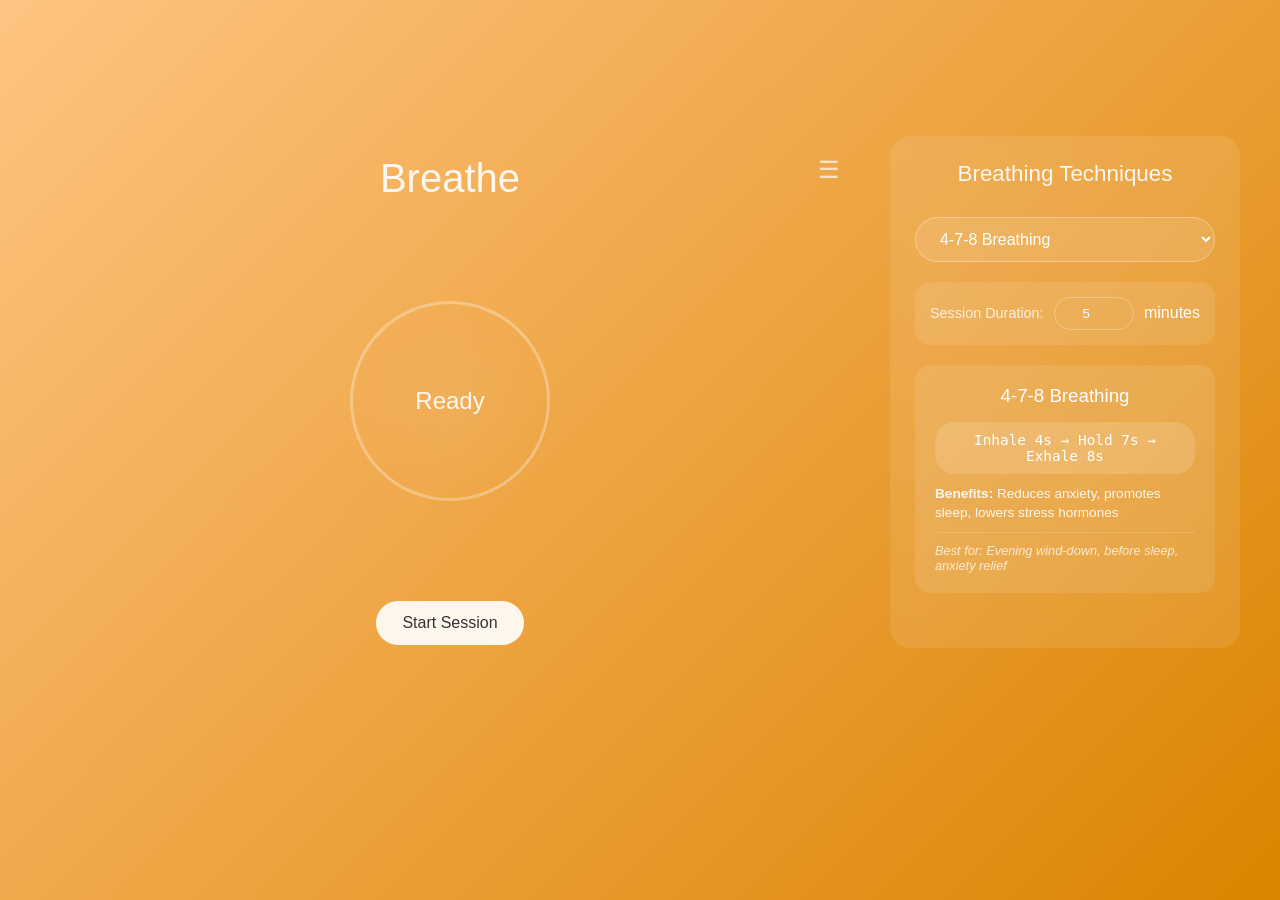
<file: app.html>
<!DOCTYPE html>
<html lang="en">
<head>
    <meta charset="UTF-8">
    <meta name="viewport" content="width=device-width, initial-scale=1.0">
     <meta name="description" content="Professional breathing app with 12 scientifically-backed breathing techniques for relaxation, focus, and energy">
    <meta name="keywords" content="breathing, meditation, mindfulness, stress relief, anxiety, focus, relaxation">
   <title>Breathe - Mindful Breathing App</title>
    <link rel="icon" href="data:image/svg+xml,<svg xmlns='http://www.w3.org/2000/svg' viewBox='0 0 100 100'><circle cx='50' cy='50' r='40' fill='%23ffc482'/></svg>">
    <link rel="stylesheet" href="styles.css">
</head>
<body>
    <div class="app-layout">
        <div class="main-content">
        <div class="header">
            <h1>Breathe</h1>
            <button class="sidebar-toggle" id="toggleSidebarBtn" aria-label="Toggle sidebar">☰</button>
            <p></p>
            <p></p>
        </div>

        <div class="breathing-circle" id="breathingCircle">
            <div class="breath-text" id="breathText">Ready</div>
        </div>

        <div class="session-status" id="sessionStatus">
            <div class="status-grid">
                <div class="status-item">
                    <span class="status-value" id="statusTimer">5:00</span>
                    <div class="status-label">Time Left</div>
                </div>
                <div class="status-item">
                    <span class="status-value" id="statusCycles">1</span>
                    <div class="status-label">Cycles</div>
                </div>
                <div class="status-item">
                    <span class="status-value" id="statusPhase">Breathe Out</span>
                    <div class="status-label">Phase</div>
                </div>
            </div>
            <div class="progress-bar">
                <div class="progress-fill" id="progressFill"></div>
            </div>
        </div>

        <div class="buttons">
            <button class="btn primary" id="startBtn">Start Session</button>
            <button class="btn" id="pauseBtn" style="display: none;">Pause</button>
            <button class="btn" id="stopBtn" style="display: none;">Stop</button>
        </div>

        </div>
        
        <div class="sidebar">
            <h2>Breathing Techniques</h2>
            <div class="controls">
                <div class="technique-selector">
                    <select id="techniqueSelect">
                        <optgroup label="Relaxation & Sleep">
                            <option value="478">4-7-8 Breathing</option>
                            <option value="triangle">Triangle Breathing</option>
                            <option value="equal">Equal Breathing</option>
                            <option value="extended">Extended Exhale</option>
                            <option value="ocean">Ocean Breathing</option>
                        </optgroup>
                        <optgroup label="Focus & Concentration">
                            <option value="box">Box Breathing</option>
                            <option value="coherent">Coherent Breathing</option>
                            <option value="pranayama">Pranayama 4-16-8</option>
                            <option value="alternate">Alternate Nostril</option>
                        </optgroup>
                        <optgroup label="Energy & Activation">
                            <option value="wimhof">Wim Hof Method</option>
                            <option value="bellows">Bellows Breathing</option>
                        </optgroup>
                        <optgroup label="Custom">
                            <option value="custom">Custom Pattern</option>
                        </optgroup>
                    </select>
                </div>

                <div class="duration-controls">
                    <label>Session Duration:</label>
                    <input type="number" id="sessionDuration" value="5" min="1" max="60">
                    <span>minutes</span>
                </div>

                <div class="technique-info" id="techniqueInfo">
                    <h3 style="margin-bottom: 15px; font-weight: 400; text-align: center;">4-7-8 Breathing</h3>
                    <div class="technique-timing" id="techniquePattern">Inhale 4s → Hold 7s → Exhale 8s</div>
                    <div class="technique-benefits" id="techniqueBenefits"><strong>Benefits:</strong> Reduces anxiety, promotes sleep, lowers stress hormones</div>
                    <div class="technique-when" id="techniqueWhen">Best for: Evening wind-down, before sleep, anxiety relief</div>
                </div>

                <div class="custom-settings" id="customSettings">
                    <h3 style="margin-bottom: 15px; font-weight: 300;">Custom Pattern</h3>
                    <div class="custom-row">
                        <label>Inhale (seconds):</label>
                        <input type="number" id="customInhale" value="4" min="1" max="20">
                    </div>
                    <div class="custom-row">
                        <label>Inhale Hold (seconds):</label>
                        <input type="number" id="customInhaleHold" value="0" min="0" max="20">
                    </div>
                    <div class="custom-row">
                        <label>Exhale (seconds):</label>
                        <input type="number" id="customExhale" value="4" min="1" max="20">
                    </div>
                    <div class="custom-row">
                        <label>Exhale Hold (seconds):</label>
                        <input type="number" id="customExhaleHold" value="0" min="0" max="20">
                    </div>
                </div>
            </div>
        </div>
    </div>
    <!-- Call app.js -->
    <script src="app.js"></script>
</body>
</html>
</file>
<file: styles.css>
* {
    margin: 0;
    padding: 0;
    box-sizing: border-box;
}






body {
    font-family: 'Segoe UI', Tahoma, Geneva, Verdana, sans-serif;
    background: linear-gradient(135deg, #ffc482 0%, #db8400 100%);
    
    /*background: linear-gradient(135deg, #667eea 0%, #764ba2 100%);*/
    min-height: 100vh;
    display: flex;
    justify-content: center;
    align-items: center;
    color: white;
    overflow-x: hidden;
}

.app-layout {
    display: flex;
    max-width: 1200px;
    width: 95%;
    gap: 30px;
    align-items: flex-start;
}

.main-content {
    flex: 1;
    text-align: center;
    padding: 20px;
    min-width: 400px;
}

.sidebar {
    width: 350px;
    background: rgba(255, 255, 255, 0.1);
    border-radius: 20px;
    padding: 25px;
    backdrop-filter: blur(10px);
    height: fit-content;
}

.header {
    margin-bottom: 100px;
    position: relative;
}

.sidebar-toggle {
    position: absolute;
    top: 0;
    right: 0;
    background: none;
    border: none;
    color: white;
    font-size: 1.5rem;
    cursor: pointer;
    opacity: 0.7;
    transition: opacity 0.3s;
}

.sidebar-toggle:hover {
    opacity: 1;
}

.sidebar.hidden {
    display: none;
}

.header h1 {
    font-size: 2.5rem;
    font-weight: 300;
    margin-bottom: 10px;
    opacity: 0.9;
}

.header p {
    font-size: 1rem;
    opacity: 0.7;
}

.breathing-circle {
    width: 200px;
    height: 200px;
    border: 3px solid rgba(255, 255, 255, 0.3);
    border-radius: 50%;
    margin: 30px auto;
    display: flex;
    align-items: center;
    justify-content: center;
    position: relative;
    transition: all 4s cubic-bezier(0.4, 0, 0.2, 1);
    background: radial-gradient(circle, rgba(255, 255, 255, 0.05) 0%, transparent 70%);
}

.breathing-circle::before {
    content: '';
    position: absolute;
    width: 100%;
    height: 100%;
    border-radius: 50%;
    background: radial-gradient(circle, rgba(255, 255, 255, 0.1) 0%, rgba(255, 255, 255, 0.05) 50%, transparent 100%);
    opacity: 0;
    transition: all 4s cubic-bezier(0.4, 0, 0.2, 1);
    transform: scale(0.8);
}

.breathing-circle::after {
    content: '';
    position: absolute;
    width: 120%;
    height: 120%;
    border-radius: 50%;
    background: radial-gradient(circle, transparent 60%, rgba(255, 255, 255, 0.1) 70%, transparent 100%);
    opacity: 0;
    transition: all 4s cubic-bezier(0.4, 0, 0.2, 1);
    transform: scale(0.5);
}

.breathing-circle.inhale {
    transform: scale(1.4);
    border-color: rgba(255, 255, 255, 0.9);
    box-shadow: 
        0 0 40px rgba(255, 255, 255, 0.4),
        0 0 80px rgba(255, 255, 255, 0.2),
        inset 0 0 30px rgba(255, 255, 255, 0.1);
    background: radial-gradient(circle, rgba(255, 255, 255, 0.15) 0%, rgba(255, 255, 255, 0.05) 70%, transparent 100%);
}

.breathing-circle.inhale::before {
    opacity: 1;
    transform: scale(1.2);
}

.breathing-circle.inhale::after {
    opacity: 0.8;
    transform: scale(1.1);
}

.breathing-circle.exhale {
    transform: scale(0.7);
    border-color: rgba(255, 255, 255, 0.4);
    box-shadow: 
        0 0 15px rgba(255, 255, 255, 0.2),
        inset 0 0 20px rgba(255, 255, 255, 0.05);
    background: radial-gradient(circle, rgba(255, 255, 255, 0.02) 0%, transparent 70%);
}

.breathing-circle.exhale::before {
    opacity: 0.3;
    transform: scale(0.6);
}

.breathing-circle.exhale::after {
    opacity: 0;
    transform: scale(0.4);
}

.breathing-circle.hold {
    border-color: rgba(255, 255, 255, 0.8);
    box-shadow: 
        0 0 35px rgba(255, 255, 255, 0.3),
        0 0 60px rgba(255, 255, 255, 0.15),
        inset 0 0 25px rgba(255, 255, 255, 0.08);
    background: radial-gradient(circle, rgba(255, 255, 255, 0.1) 0%, rgba(255, 255, 255, 0.03) 70%, transparent 100%);
}

.breathing-circle.hold::before {
    opacity: 0.7;
    transform: scale(1);
}

.breathing-circle.hold::after {
    opacity: 0.5;
    transform: scale(0.9);
}

.breath-text {
    font-size: 1.5rem;
    font-weight: 300;
    opacity: 0.9;
}

.session-status {
    background: rgba(255, 255, 255, 0.1);
    padding: 25px;
    border-radius: 20px;
    margin: 100px 0;
    backdrop-filter: blur(10px);
    display: none;
}

.session-status.active {
    display: block;
}

.status-grid {
    display: grid;
    grid-template-columns: repeat(3, 1fr);
    gap: 20px;
    margin-bottom: 20px;
}

.status-item {
    text-align: center;
}

.status-value {
    font-size: 1.8rem;
    font-weight: 300;
    display: block;
    margin-bottom: 5px;
}

.status-label {
    font-size: 0.85rem;
    opacity: 0.7;
}

.sidebar h2 {
    font-size: 1.4rem;
    font-weight: 300;
    margin-bottom: 20px;
    text-align: center;
    opacity: 0.9;
}

.controls {
    margin: 30px 0;
}

.technique-info {
    background: rgba(255, 255, 255, 0.1);
    padding: 20px;
    border-radius: 15px;
    margin: 20px 0;
    text-align: left;
}

.technique-timing {
    background: rgba(255, 255, 255, 0.15);
    padding: 10px 15px;
    border-radius: 20px;
    font-size: 0.9rem;
    font-family: monospace;
    margin: 10px 0;
    text-align: center;
    font-weight: 500;
}

.technique-benefits {
    font-size: 0.85rem;
    opacity: 0.9;
    margin: 10px 0;
    line-height: 1.4;
}

.technique-when {
    font-size: 0.8rem;
    opacity: 0.75;
    margin-top: 10px;
    font-style: italic;
    border-top: 1px solid rgba(255, 255, 255, 0.2);
    padding-top: 10px;
}

.technique-selector {
    margin-bottom: 20px;
}

.technique-selector select {
    background: rgba(255, 255, 255, 0.1);
    border: 1px solid rgba(255, 255, 255, 0.3);
    color: white;
    padding: 12px 20px;
    border-radius: 25px;
    font-size: 1rem;
    width: 100%;
    outline: none;
    cursor: pointer;
}

.technique-selector select option {
    background: #333;
    color: white;
}

.technique-selector select optgroup {
    background: #444;
    color: white;
    font-weight: bold;
}

.duration-controls {
    display: flex;
    justify-content: space-between;
    align-items: center;
    margin: 20px 0;
    background: rgba(255, 255, 255, 0.1);
    padding: 15px;
    border-radius: 15px;
}

.duration-controls label {
    font-size: 0.9rem;
    opacity: 0.8;
}

.duration-controls input {
    background: transparent;
    border: 1px solid rgba(255, 255, 255, 0.3);
    color: white;
    padding: 8px 12px;
    border-radius: 20px;
    width: 80px;
    text-align: center;
    outline: none;
}

.custom-settings {
    background: rgba(255, 255, 255, 0.1);
    padding: 20px;
    border-radius: 15px;
    margin: 20px 0;
    display: none;
}

.custom-settings.active {
    display: block;
}

.custom-row {
    display: flex;
    justify-content: space-between;
    align-items: center;
    margin: 10px 0;
}

.custom-row label {
    font-size: 0.9rem;
    opacity: 0.8;
    flex: 1;
    text-align: left;
}

.custom-row input {
    background: transparent;
    border: 1px solid rgba(255, 255, 255, 0.3);
    color: white;
    padding: 8px 12px;
    border-radius: 20px;
    width: 70px;
    text-align: center;
    outline: none;
}

.buttons {
    display: flex;
    gap: 15px;
    justify-content: center;
    margin: 100px 0;
}

.btn {
    background: rgba(255, 255, 255, 0.2);
    border: 1px solid rgba(255, 255, 255, 0.3);
    color: white;
    padding: 12px 25px;
    border-radius: 25px;
    cursor: pointer;
    font-size: 1rem;
    transition: all 0.3s ease;
    outline: none;
}

.btn:hover {
    background: rgba(255, 255, 255, 0.3);
    transform: translateY(-2px);
}

.btn.primary {
    background: rgba(255, 255, 255, 0.9);
    color: #333;
}

.btn.primary:hover {
    background: white;
}

.session-info {
    margin: 20px 0;
    opacity: 0.8;
}

.timer {
    font-size: 1.2rem;
    margin: 10px 0;
}

.progress-bar {
    width: 100%;
    height: 4px;
    background: rgba(255, 255, 255, 0.2);
    border-radius: 2px;
    margin: 15px 0;
    overflow: hidden;
}

.progress-fill {
    height: 100%;
    background: rgba(255, 255, 255, 0.8);
    width: 0%;
    transition: width 0.3s ease;
}

.stats {
    display: flex;
    justify-content: space-around;
    margin: 20px 0;
    font-size: 0.9rem;
    opacity: 0.7;
}

@media (max-width: 1024px) {
    .app-layout {
        flex-direction: column;
        align-items: center;
    }
    
    .sidebar {
        width: 100%;
        max-width: 500px;
        order: -1;
    }
    
    .main-content {
        min-width: auto;
        width: 100%;
    }
}

@media (max-width: 480px) {
    .app-layout {
        width: 95%;
        padding: 15px;
    }
    
    .breathing-circle {
        width: 150px;
        height: 150px;
    }
    
    .header h1 {
        font-size: 2rem;
    }
    
    .status-grid {
        grid-template-columns: 1fr;
        gap: 15px;
    }
}
</file>
